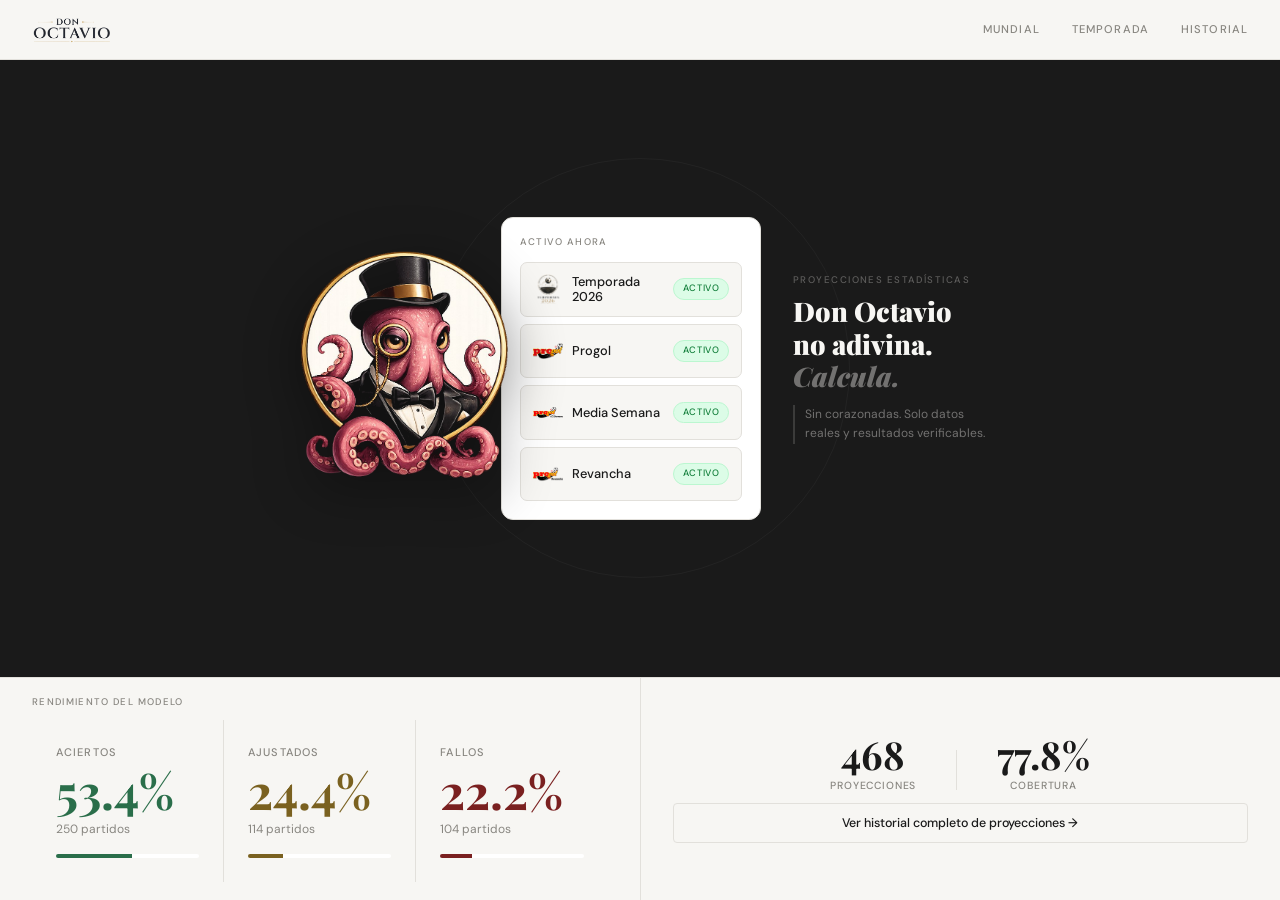
<file: index.html>
<!DOCTYPE html>
<html lang="es">
<head>
  <meta charset="UTF-8">
  <meta name="viewport" content="width=device-width, initial-scale=1.0">
  <title>Don Octavio – Proyecciones estadísticas</title>
  <link rel="preconnect" href="https://fonts.googleapis.com">
  <link href="https://fonts.googleapis.com/css2?family=Playfair+Display:ital,wght@0,700;0,900;1,700&family=DM+Sans:wght@300;400;500&display=swap" rel="stylesheet">
  <link rel="stylesheet" href="estilos.css">
  <link rel="icon" type="image/png" href="assets/favicon.png">
  <style>

    body.home-page {
      overflow: hidden;
      height: 100vh;
    }

    /* ── Header ── */
    .home-header {
      position: sticky;
      top: 0;
      z-index: 100;
      background: var(--bg);
      border-bottom: 1px solid var(--border);
      height: 60px;
      padding: 0 2rem;
      display: flex;
      align-items: center;
      justify-content: space-between;
    }
    .home-header-brand {
      font-family: 'Playfair Display', Georgia, serif;
      font-size: 1rem;
      font-weight: 700;
      color: var(--text);
      display: flex;
      align-items: center;
      gap: 9px;
      text-decoration: none;
    }
    .home-header-brand img { height: 32px; width: auto; }
    .home-header-nav { display: flex; gap: 2rem; }
    .home-header-nav a {
      font-size: 0.7rem;
      font-weight: 500;
      letter-spacing: 0.1em;
      text-transform: uppercase;
      color: var(--muted);
      text-decoration: none;
      transition: color var(--transition);
    }
    .home-header-nav a:hover { color: var(--text); }

    /* ── Layout: columna única, dos filas ── */
    .home-main {
      display: flex;
      flex-direction: column;
      height: calc(100vh - 60px);
      overflow: hidden;
    }

    /* ── Fila superior: Don Octavio + bloque torneos ── */
    .home-top {
      flex: 1;
      display: flex;
      align-items: center;
      justify-content: center;
      gap: 0;
      border-bottom: 1px solid var(--border);
      background: var(--text);
      padding: 2rem;
      overflow: hidden;
      position: relative;
    }

    /* Círculos decorativos de fondo */
    .home-top::before {
      content: '';
      position: absolute;
      width: 420px; height: 420px;
      border-radius: 50%;
      border: 1px solid rgba(255,255,255,0.04);
      top: 50%; left: 50%;
      transform: translate(-50%, -50%);
      pointer-events: none;
    }

    /* Don Octavio */
    .home-oct {
      position: relative;
      z-index: 2;
      flex-shrink: 0;
    }
    .home-oct img {
      width: clamp(160px, 26vh, 240px);
      height: clamp(160px, 26vh, 240px);
      object-fit: contain;
      filter: drop-shadow(0 12px 28px rgba(0,0,0,0.45));
      animation: fadeUp 0.55s ease both;
      /* El tentáculo derecho "abraza" el bloque — lo acercamos */
      margin-right: -20px;
    }

    /* Bloque de torneos */
    .home-bloque {
      position: relative;
      z-index: 1;
      background: var(--surface);
      border: 1px solid var(--border);
      border-radius: 12px;
      padding: 1.1rem 1.1rem;
      width: clamp(200px, 30vw, 260px);
      animation: fadeUp 0.55s 0.08s ease both;
    }

    .home-bloque-label {
      font-size: 0.6rem;
      font-weight: 500;
      letter-spacing: 0.14em;
      text-transform: uppercase;
      color: var(--muted);
      margin-bottom: 0.75rem;
    }

    .torneo-row {
      display: flex;
      align-items: center;
      justify-content: space-between;
      padding: 0.7rem 0.75rem;
      border-radius: 7px;
      margin-bottom: 0.45rem;
      text-decoration: none;
      color: var(--text);
      transition: background var(--transition), transform var(--transition);
      cursor: pointer;
    }
    .torneo-row:last-child { margin-bottom: 0; }
    .torneo-row.vivo {
      background: var(--bg);
      border: 1px solid var(--border);
    }
    .torneo-row.activo {
      background: var(--bg);
      border: 1px solid var(--border);
    }
    .torneo-row:hover {
      background: #f0efe9;
      transform: translateX(2px);
    }
    .torneo-row-left {
      display: flex;
      align-items: center;
      gap: 0.6rem;
    }
    .torneo-row-left img {
      width: 30px; height: 30px;
      object-fit: contain;
    }
    .torneo-row-info { display: flex; flex-direction: column; gap: 1px; }
    .torneo-row-nombre {
      font-size: 0.8rem;
      font-weight: 500;
      color: var(--text);
      line-height: 1.2;
    }
    .torneo-row-sub {
      font-size: 0.65rem;
      color: var(--muted);
    }
    .t-badge {
      font-size: 0.58rem;
      font-weight: 500;
      letter-spacing: 0.07em;
      text-transform: uppercase;
      padding: 0.18rem 0.55rem;
      border-radius: 99px;
      flex-shrink: 0;
    }
    .t-badge.verde { background: #dcfce7; color: #15803d; border: 1px solid #bbf7d0; }
    .t-badge.azul  { background: #dbeafe; color: #1d4ed8; border: 1px solid #bfdbfe; }

    /* Copy a la derecha del bloque (solo si hay espacio) */
    .home-copy {
      position: relative;
      z-index: 2;
      margin-left: 2rem;
      animation: fadeUp 0.55s 0.16s ease both;
    }
    .home-pretitle {
      font-size: 0.6rem;
      font-weight: 500;
      letter-spacing: 0.15em;
      text-transform: uppercase;
      color: rgba(247,246,243,0.3);
      margin-bottom: 0.5rem;
    }
    .home-title {
      font-family: 'Playfair Display', Georgia, serif;
      font-size: clamp(1.3rem, 3vh, 1.7rem);
      font-weight: 900;
      color: #f7f6f3;
      line-height: 1.2;
      margin-bottom: 0.75rem;
    }
    .home-title em {
      font-style: italic;
      color: rgba(247,246,243,0.4);
    }
    .home-tagline {
      font-size: 0.75rem;
      color: rgba(247,246,243,0.4);
      line-height: 1.65;
      max-width: 200px;
      border-left: 2px solid rgba(247,246,243,0.15);
      padding-left: 10px;
      margin-bottom: 1.2rem;
    }
    .home-cta {
      display: inline-flex;
      align-items: center;
      gap: 7px;
      background: #f7f6f3;
      color: var(--text);
      font-family: 'DM Sans', system-ui, sans-serif;
      font-size: 0.75rem;
      font-weight: 500;
      letter-spacing: 0.03em;
      padding: 9px 18px;
      border-radius: 99px;
      text-decoration: none;
      transition: opacity 0.2s ease;
    }
    .home-cta:hover { opacity: 0.85; }

    @keyframes fadeUp {
      from { opacity: 0; transform: translateY(12px); }
      to   { opacity: 1; transform: translateY(0); }
    }

    /* ── Fila inferior: métricas + historial ── */
    .home-bottom {
      flex-shrink: 0;
      background: var(--bg);
      display: grid;
      grid-template-columns: 1fr 1px 1fr;
      height: auto;
    }

    /* Métricas */
    .home-metricas {
      padding: 1.1rem 2rem;
      display: flex;
      flex-direction: column;
      gap: 0.65rem;
    }
    .home-metricas-label {
      font-size: 0.6rem;
      font-weight: 500;
      letter-spacing: 0.14em;
      text-transform: uppercase;
      color: var(--muted);
    }

    /* Grid "Rendimiento del modelo" (antes inline, ahora en clases
       para poder controlarlo con el media query de abajo) */
    .rend-grid {
      display: grid;
      grid-template-columns: 1fr 1px 1fr 1px 1fr;
      overflow: hidden;
    }
    .rend-col {
      padding: 1.5rem;
      display: flex;
      flex-direction: column;
      gap: 6px;
      min-width: 0;
    }
    .rend-sep { background: var(--border); }
    .rend-lbl {
      font-size: 11px;
      font-weight: 500;
      letter-spacing: 0.1em;
      text-transform: uppercase;
      color: var(--muted);
      white-space: nowrap;
      overflow: hidden;
      text-overflow: ellipsis;
    }
    .rend-num {
      font-family: 'Playfair Display', Georgia, serif;
      font-size: 3rem;
      font-weight: 700;
      line-height: 1;
    }
    .rend-num.ok  { color: var(--win); }
    .rend-num.med { color: var(--draw); }
    .rend-num.mal { color: var(--loss); }
    .rend-sub {
      font-size: 12px;
      color: var(--muted);
      white-space: nowrap;
      overflow: hidden;
      text-overflow: ellipsis;
    }
    .rend-bar-track {
      height: 4px;
      border-radius: 99px;
      overflow: hidden;
      background: var(--surface);
      margin-top: 10px;
    }
    .rend-bar-fill {
      height: 100%;
      width: 0%;
      transition: width 1s cubic-bezier(.4,0,.2,1);
    }

    /* Historial (números grandes, antes inline) */
    .nota-grid {
      display: flex;
      gap: 2.5rem;
      align-items: flex-end;
      justify-content: center;
    }
    .nota-item { text-align: center; }
    .nota-num {
      font-family: 'Playfair Display', Georgia, serif;
      font-size: 2.4rem;
      font-weight: 700;
      line-height: 1;
      color: var(--text);
    }
    .nota-lbl {
      font-size: 0.65rem;
      font-weight: 500;
      letter-spacing: 0.08em;
      text-transform: uppercase;
      color: var(--muted);
      margin-top: 5px;
    }
    .nota-sep {
      width: 1px;
      height: 40px;
      background: var(--border);
      margin-bottom: 4px;
    }

    /* Separador vertical */
    .home-sep { background: var(--border); }

    /* Historial */
    .home-historial {
      padding: 1.1rem 2rem;
      display: flex;
      flex-direction: column;
      justify-content: center;
      gap: 0.6rem;
    }
    .home-historial-nota {
      font-size: 0.68rem;
      color: var(--muted);
      text-align: center;
    }
    .home-btn-historial {
      display: flex;
      align-items: center;
      justify-content: center;
      gap: 0.5rem;
      background: transparent;
      border: 1px solid var(--border);
      border-radius: var(--radius);
      color: var(--text);
      font-family: 'DM Sans', system-ui, sans-serif;
      font-size: 0.78rem;
      font-weight: 500;
      padding: 0.6rem 1rem;
      text-decoration: none;
      transition: background var(--transition), border-color var(--transition), color var(--transition);
      cursor: pointer;
    }
    .home-btn-historial:hover {
      background: var(--text);
      color: var(--bg);
      border-color: var(--text);
    }

    /* ── Responsive ── */
    @media (max-width: 640px) {
      body.home-page { overflow: auto; height: auto; }
      .home-main { height: auto; }
      .home-top { flex-wrap: wrap; gap: 1.5rem; padding: 1.75rem 1.25rem; }
      .home-oct img { margin-right: 0; width: 130px; height: 130px; }
      .home-copy { margin-left: 0; }
      .home-bottom { grid-template-columns: 1fr; }
      .home-sep { display: none; }
      .home-metricas, .home-historial { padding: 1rem 1.25rem; }

      /* Encoge el grid de Aciertos/Ajustados/Fallos para que
         quepan las 3 columnas sin desbordarse */
      .rend-col { padding: .85rem .35rem; gap: 4px; }
      .rend-lbl { font-size: 9px; letter-spacing: .05em; }
      .rend-num { font-size: 1.6rem; }
      .rend-sub { font-size: 10px; }
      .rend-bar-track { margin-top: 6px; }

      /* Encoge los números del historial (Proyecciones / Cobertura) */
      .nota-grid { gap: 1.5rem; }
      .nota-num { font-size: 1.9rem; }
    }
  </style>
</head>
<body class="home-page">

<!-- ── Header ── -->
<header class="home-header">
  <a href="index.html" class="home-header-brand">
    <img src="assets/logotipo.png" alt="Don Octavio" />
  </a>
  <nav class="home-header-nav">
    <a href="mundial.html">Mundial</a>
    <a href="partidos.html">Temporada</a>
    <a href="historial.html">Historial</a>
  </nav>
</header>

<main class="home-main">

  <!-- ── Fila superior ── -->
  <div class="home-top">

    <!-- Don Octavio -->
    <div class="home-oct">
      <img src="assets/donoctavio.png" alt="Don Octavio" />
    </div>

    <!-- Bloque torneos -->
    <div class="home-bloque">
      <p class="home-bloque-label">Activo ahora</p>

      <a href="partidos.html?tipo=temporada" class="torneo-row vivo">
        <div class="torneo-row-left">
          <img src="assets/2026.png" alt="Temporada 2026" />
          <div class="torneo-row-info">
            <span class="torneo-row-nombre">Temporada 2026</span>
          </div>
        </div>
        <span class="t-badge verde">Activo</span>
      </a>
      <a href="partidos.html?tipo=progol" class="torneo-row vivo">
        <div class="torneo-row-left">
          <img src="assets/progol-logo.png" alt="Progol" />
          <div class="torneo-row-info">
            <span class="torneo-row-nombre">Progol</span>
          </div>
        </div>
        <span class="t-badge verde">Activo</span>
      </a>
      <a href="partidos.html?tipo=media" class="torneo-row vivo">
        <div class="torneo-row-left">
          <img src="assets/PROGOL-media.png" alt="Progol Media Semana" />
          <div class="torneo-row-info">
            <span class="torneo-row-nombre">Media Semana</span>
          </div>
        </div>
        <span class="t-badge verde">Activo</span>
      </a>
      <a href="partidos.html?tipo=revancha" class="torneo-row vivo">
        <div class="torneo-row-left">
          <img src="assets/PROGOL-Revancha.png" alt="Progol Revancha" />
          <div class="torneo-row-info">
            <span class="torneo-row-nombre">Revancha</span>
          </div>
        </div>
        <span class="t-badge verde">Activo</span>
      </a>
    </div>

    <!-- Copy / headline -->
    <div class="home-copy">
      <p class="home-pretitle">Proyecciones estadísticas</p>
      <h1 class="home-title">Don Octavio<br>no adivina.<br><em>Calcula.</em></h1>
      <p class="home-tagline">Sin corazonadas. Solo datos reales y resultados verificables.</p>
    </div>

  </div>

  <!-- ── Fila inferior ── -->
  <div class="home-bottom">

  <div class="home-metricas">
    <span class="home-metricas-label">Rendimiento del modelo</span>

    <div class="rend-grid">

      <div class="rend-col">
        <span class="rend-lbl">Aciertos</span>
        <span class="rend-num ok" id="m-aciertos">—</span>
        <span class="rend-sub" id="m-aciertos-n"></span>
        <div class="rend-bar-track">
          <div class="rend-bar-fill" style="background:var(--win);" id="s-ok"></div>
        </div>
      </div>

      <div class="rend-sep"></div>

      <div class="rend-col">
        <span class="rend-lbl">Ajustados</span>
        <span class="rend-num med" id="m-ajustados">—</span>
        <span class="rend-sub" id="m-ajustados-n"></span>
        <div class="rend-bar-track">
          <div class="rend-bar-fill" style="background:var(--draw);" id="s-med"></div>
        </div>
      </div>

      <div class="rend-sep"></div>

      <div class="rend-col">
        <span class="rend-lbl">Fallos</span>
        <span class="rend-num mal" id="m-fallos">—</span>
        <span class="rend-sub" id="m-fallos-n"></span>
        <div class="rend-bar-track">
          <div class="rend-bar-fill" style="background:var(--loss);" id="s-mal"></div>
        </div>
      </div>

    </div>
  </div>

    <div class="home-sep"></div>

    <div class="home-historial">
      <div class="nota-grid">
        <div class="nota-item">
          <div class="nota-num" id="nota-total-num">—</div>
          <div class="nota-lbl">Proyecciones</div>
        </div>
        <div class="nota-sep"></div>
        <div class="nota-item">
          <div class="nota-num" id="nota-efect-num">—</div>
          <div class="nota-lbl">Cobertura</div>
        </div>
      </div>
      <a href="historial.html" class="home-btn-historial">
        Ver historial completo de proyecciones →
      </a>
    </div>

  </div>

</main>

<script>
  const CARPETA = 'partidos/';

  function obtenerFavorito(p) {
    if (p.prediccion) return p.prediccion;
    const max = Math.max(p.prob_local, p.prob_empate, p.prob_visitante);
    if (max === p.prob_local)     return p.local;
    if (max === p.prob_visitante) return p.visitante;
    return 'Empate';
  }

  function esParidad(p) {
    const probs = [p.prob_local, p.prob_empate, p.prob_visitante];
    probs.sort((a, b) => b - a);
    return (probs[0] - probs[1]) < 0.15;
  }

  async function cargarJSON(ruta) {
    const r = await fetch(ruta);
    if (!r.ok) throw new Error(`No se pudo cargar ${ruta}`);
    return r.json();
  }

  async function cargarTodosLosPartidos() {
    let archivos = [];
    try { archivos = await cargarJSON(CARPETA + 'index.json'); }
    catch (e) { return []; }
    const resultados = await Promise.allSettled(
      archivos.map(n => cargarJSON(CARPETA + n))
    );
    const partidos = [];
    for (const res of resultados) {
      if (res.status === 'fulfilled') {
        const d = res.value;
        if (Array.isArray(d))              partidos.push(...d);
        else if (Array.isArray(d.partidos)) partidos.push(...d.partidos);
      }
    }
    return partidos;
  }

  async function init() {
    const partidos = await cargarTodosLosPartidos();
    const conRes   = partidos.filter(p => p.resultado);
    const total    = conRes.length;

    let aciertos = 0, ajustados = 0;
    for (const p of conRes) {
      if (obtenerFavorito(p) === p.resultado) aciertos++;
      else if (esParidad(p)) ajustados++;
    }
    const fallos = total - aciertos - ajustados;

    const pA = total ? (aciertos  / total * 100) : 0;
    const pJ = total ? (ajustados / total * 100) : 0;
    const pF = total ? (fallos    / total * 100) : 0;

    document.getElementById('m-aciertos').textContent   = total ? pA.toFixed(1)+'%' : '—';
    document.getElementById('m-ajustados').textContent  = total ? pJ.toFixed(1)+'%' : '—';
    document.getElementById('m-fallos').textContent     = total ? pF.toFixed(1)+'%' : '—';
    document.getElementById('m-aciertos-n').textContent  = total ? aciertos+' partidos'  : '';
    document.getElementById('m-ajustados-n').textContent = total ? ajustados+' partidos' : '';
    document.getElementById('m-fallos-n').textContent    = total ? fallos+' partidos'    : '';

    setTimeout(() => {
      document.getElementById('s-ok').style.width  = pA.toFixed(1)+'%';
      document.getElementById('s-med').style.width = pJ.toFixed(1)+'%';
      document.getElementById('s-mal').style.width = pF.toFixed(1)+'%';
    }, 200);

    const efC = total ? ((aciertos+ajustados)/total*100).toFixed(1) : '—';
    document.getElementById('nota-total-num').textContent = total ? partidos.length : '—';
    document.getElementById('nota-efect-num').textContent = total ? efC + '%' : '—';
  }

  init();
</script>

</body>
</html>
</file>
<file: estilos.css>
/* ── Variables ──────────────────────────────────────── */
:root {
  --bg:         #f7f6f3;
  --surface:    #ffffff;
  --border:     #e2e0db;
  --text:       #1a1a1a;
  --muted:      #888680;
  --accent:     #1a1a1a;
  --win:        #2a6e4a;
  --draw:       #7a6120;
  --loss:       #7a2020;
  --radius:     4px;
  --font-serif: 'DM Serif Display', Georgia, serif;
  --font-sans:  'DM Sans', system-ui, sans-serif;
  --transition: .25s ease;
}

/* ── Reset ──────────────────────────────────────────── */
*, *::before, *::after { box-sizing: border-box; margin: 0; padding: 0; }
html { scroll-behavior: smooth; }

body {
  background: var(--bg);
  color: var(--text);
  font-family: var(--font-sans);
  font-weight: 400;
  font-size: 15px;
  line-height: 1.5;
  min-height: 100vh;
}

/* ── Header ─────────────────────────────────────────── */
header {
  position: sticky; top: 0; z-index: 100;
  background: var(--bg);
  border-bottom: 1px solid var(--border);
  height: 77px;
  padding: 0 2rem;
  display: grid;
  grid-template-columns: 1fr auto 1fr;
  align-items: center;
}

.btn-back {
  justify-self: start;
  display: none;
  align-items: center;
  gap: .35rem;
  background: none;
  border: none;
  cursor: pointer;
  color: var(--muted);
  font-family: var(--font-sans);
  font-size: .8rem;
  font-weight: 500;
  letter-spacing: .05em;
  text-transform: uppercase;
  transition: color var(--transition);
  padding: 0;
}
.btn-back:hover { color: var(--text); }

.header-center {
  display: flex;
  flex-direction: column;
  align-items: center;
  line-height: 1.15;
}

.header-right {
  display: flex;
  align-items: center;
  justify-content: space-around;
}

.header-logo {
  height: clamp(36px, 5vw, 68px);
  width: auto;
}

.header-label {
  font-size: .7rem;
  font-weight: 500;
  letter-spacing: .12em;
  text-transform: uppercase;
  color: var(--muted);
}
header h1 {
  font-family: var(--font-serif);
  font-size: 1.1rem;
  font-weight: 400;
  color: var(--text);
}

.badge {
  font-size: .7rem;
  font-weight: 500;
  letter-spacing: .1em;
  text-transform: uppercase;
  color: var(--muted);
  border: 1px solid var(--border);
  padding: .2rem .6rem;
  border-radius: 99px;
}

/* ── Views ──────────────────────────────────────────── */
.view {
  max-width: 860px;
  margin: 0 auto;
  padding: 1.2rem 2rem;
  transition: opacity var(--transition), transform var(--transition);
}
.view.hidden { display: none; }

/* ── Loading ────────────────────────────────────────── */
.loading {
  display: flex;
  align-items: center;
  gap: .75rem;
  color: var(--muted);
  font-size: .8rem;
  letter-spacing: .08em;
  text-transform: uppercase;
  padding: 4rem 0;
}
.spinner {
  width: 18px; height: 18px;
  border: 1.5px solid var(--border);
  border-top-color: var(--muted);
  border-radius: 50%;
  animation: spin .7s linear infinite;
}
@keyframes spin { to { transform: rotate(360deg); } }

/* ── Tabla de partidos ──────────────────────────────── */
.tabla { display: flex; flex-direction: column; }

.tabla-header {
  display: grid;
  grid-template-columns: 1fr 90px 90px 90px 120px;
  gap: 1rem;
  padding: 0 1rem .6rem;
  border-bottom: 2px solid var(--text);
  margin-bottom: .25rem;
}
.tabla-header span {
  font-size: .7rem;
  font-weight: 500;
  letter-spacing: .1em;
  text-transform: uppercase;
  color: var(--muted);
  text-align: center;
}
.tabla-header span:first-child { text-align: left; }

.fila {
  display: grid;
  grid-template-columns: 1fr 90px 90px 90px 120px;
  gap: 1rem;
  align-items: center;
  padding: .78rem 1rem;
  border-bottom: 1px solid var(--border);
  cursor: pointer;
  transition: background var(--transition);
  border-radius: var(--radius);
}
.fila:hover { background: var(--surface); }

.fila-equipo {
  display: flex;
  align-items: center;
  gap: .85rem;
  min-width: 0;
}
.logos-pair { display: flex; align-items: center; }
.logos-pair img {
  width: 28px; height: 28px;
  object-fit: contain;
  border-radius: 50%;
  background: var(--bg);
  border: 1px solid var(--border);
}
.logos-pair img:last-child { margin-left: -8px; }

.fila-nombre {
  font-size: .9rem;
  font-weight: 500;
  color: var(--text);
  white-space: nowrap;
  overflow: hidden;
  text-overflow: ellipsis;
  min-width: 0;
}
.fila-nombre em {
  font-style: normal;
  color: var(--muted);
  font-weight: 300;
  margin: 0 .3rem;
}

.fila-pct {
  text-align: center;
  font-size: .85rem;
  font-weight: 400;
}
.fila-pct.win  { color: var(--win); }
.fila-pct.draw { color: var(--draw); }
.fila-pct.loss { color: var(--loss); }

.fila-pred {
  display: flex;
  align-items: center;
  justify-content: space-between;
  gap: .5rem;
  min-width: 0;
}
.fila-pred-text {
  font-size: .8rem;
  font-weight: 500;
  color: var(--text);
  white-space: nowrap;
  overflow: hidden;
  text-overflow: ellipsis;
  min-width: 0;
}
.fila-arrow {
  color: var(--border);
  flex-shrink: 0;
  transition: color var(--transition), transform var(--transition);
}
.fila:hover .fila-arrow {
  color: var(--muted);
  transform: translateX(3px);
}

/* ── Vista detalle ──────────────────────────────────── */
.detalle-wrap {
  max-width: 560px;
  margin: 0 auto;
}

/* Card base */
.det-card {
  background: var(--surface);
  border: 1px solid var(--border);
  border-radius: var(--radius);
  margin-bottom: .75rem;
  overflow: hidden;
}

/* Card predicción: tono ligeramente más claro que --bg */
.det-card-pred {
  background: #eeecea;
  border-color: #dddbd6;
}

/* Equipos */
.det-match {
  display: flex;
  align-items: center;
  justify-content: center;
  gap: 2.5rem;
  padding: 2rem 1.5rem;
}

.det-equipo {
  display: flex;
  flex-direction: column;
  align-items: center;
  gap: .6rem;
  flex: 1;
}
.det-equipo img {
  width: 65px; height: 75px;
  object-fit: contain;
}
.det-equipo-nombre {
  font-size: .8rem;
  font-weight: 500;
  letter-spacing: .04em;
  text-transform: uppercase;
  color: var(--text);
  text-align: center;
}
.det-vs {
  font-family: var(--font-serif);
  font-size: 1.2rem;
  color: var(--muted);
  flex-shrink: 0;
}

/* Divisor interno */
.det-divider {
  height: 1px;
  background: var(--border);
  margin: 10px;
}

/* Probabilidades */
.det-probs {
  padding: 1.5rem;
}

/* Título de sección */
.det-seccion-titulo {
  font-size: .68rem;
  font-weight: 500;
  letter-spacing: .14em;
  text-transform: uppercase;
  color: var(--muted);
  margin-bottom: 1rem;
}

/* Barras */
.barra-row {
  display: grid;
  grid-template-columns: 160px 1fr 48px;
  align-items: center;
  gap: 1rem;
  margin-bottom: .75rem;
}
.barra-row:last-child { margin-bottom: 0; }
.barra-label {
  font-size: .82rem;
  color: var(--text);
  white-space: nowrap;
  overflow: hidden;
  text-overflow: ellipsis;
}
.barra-track {
  height: 3px;
  background: var(--border);
  border-radius: 99px;
  overflow: hidden;
}
.barra-fill {
  height: 100%;
  border-radius: 99px;
  width: 0;
  transition: width 1s cubic-bezier(.4,0,.2,1);
}
.barra-fill.win  { background: var(--win); }
.barra-fill.draw { background: var(--draw); }
.barra-fill.loss { background: var(--loss); }
.barra-pct {
  font-size: .82rem;
  font-weight: 500;
  text-align: right;
}
.barra-pct.win  { color: var(--win); }
.barra-pct.draw { color: var(--draw); }
.barra-pct.loss { color: var(--loss); }

/* Análisis */
.det-card > .det-seccion-titulo {
  padding: 1.5rem 1.5rem 0;
}
.det-razones-list {
  display: flex;
  flex-direction: column;
  gap: .4rem;
  padding: 1rem 1.5rem 1.5rem;
}
/* Predicción */
.det-card-pred > .det-seccion-titulo {
  padding: 1.5rem 1.5rem 0;
}
.det-pred-valor {
  font-family: var(--font-serif);
  font-size: 1.8rem;
  color: var(--text);
  padding: .5rem 1.5rem 0;
}
.det-confianza {
  display: inline-block;
  font-size: .7rem;
  font-weight: 500;
  letter-spacing: .08em;
  text-transform: uppercase;
  padding: .2rem .6rem;
  border: 1px solid currentColor;
  border-radius: 99px;
  margin: .5rem 1.5rem 1.5rem;
}
.conf-alta  { color: var(--win); }
.conf-media { color: var(--draw); }
.conf-baja  { color: var(--muted); }

/* ── Responsive ─────────────────────────────────────── */
@media (max-width: 600px) {
  header {
    padding: 0 1rem;
    height: 60px;
  }
  .header-logo { height: clamp(28px, 8vw, 44px); }

  .view {
    padding: 1rem .75rem;
  }

  .tabla-header,
  .fila {
    grid-template-columns: 1fr 52px 68px;
    gap: .35rem;
    padding: .7rem .5rem;
  }
  .tabla-header span:nth-child(3),
  .tabla-header span:nth-child(4),
  .fila .fila-pct.draw,
  .fila .fila-pct.loss { display: none; }

  .fila-nombre em { display: none; }
  .fila-nombre { font-size: .82rem; }
  .fila-pct { font-size: .78rem; }

  .logos-pair img { width: 20px; height: 20px; }
  .fila-equipo { gap: .5rem; }

  .fila-pred { gap: .2rem; }
  .fila-pred-text {
    font-size: .68rem;
    text-align: right;
  }
  .fila-arrow { width: 10px; height: 10px; }

  .barra-row {
    grid-template-columns: 100px 1fr 38px;
    gap: .5rem;
  }
  .det-equipo img { width: 40px; height: 40px; }
  .det-match { gap: 1.5rem; padding: 1.5rem; }
}

/* ── Análisis por equipo ────────────────────────────── */
.det-analisis-wrap {
  display: flex;
  flex-direction: column;
  margin: 0 30px;
  gap: 0;
}

/* Fila de equipo: escudo | razones */
.det-analisis-equipo {
  display: grid;
  grid-template-columns: 100px 1fr;
  gap: 1.25rem;
  align-items: center;
  padding: 1.25rem 0;
}

/* Visitante: razones | escudo (invertido) */
.det-analisis-equipo--visit {
  grid-template-columns: 1fr 100px;
}

/* Columna del escudo */
.det-analisis-escudo {
  display: flex;
  flex-direction: column;
  align-items: center;
  gap: .5rem;
  padding-top: .25rem;
}
.det-analisis-escudo img {
  width: 65px;
  height: 70px;
  object-fit: contain;
}
.det-analisis-nombre {
  font-size: .68rem;
  font-weight: 500;
  letter-spacing: .05em;
  text-transform: uppercase;
  color: var(--muted);
  text-align: center;
  line-height: 1.3;
}

/* Columna de razones */
.det-analisis-razones {
  display: flex;
  flex-direction: column;
  gap: .35rem;
}

/* Razón individual */
.razon-item {
  padding: .45rem .7rem;
  border-left: 2px solid var(--border);
  background: var(--bg);
  border-radius: 0 var(--radius) var(--radius) 0;
  font-size: .78rem;
  color: var(--muted);
  line-height: 1.45;
}
.razon-pro    { border-left-color: var(--win);  color: var(--text); }
.razon-contra { border-left-color: var(--loss); color: var(--muted); }

/* Para visitante, la línea va a la derecha */
.det-analisis-equipo--visit .razon-item {
  border-left:  none;
  border-right: 2px solid var(--border);
  border-radius: var(--radius) 0 0 var(--radius);
  text-align: right;
}
.det-analisis-equipo--visit .razon-pro    { border-right-color: var(--win); }
.det-analisis-equipo--visit .razon-contra { border-right-color: var(--loss); }

/* Divisor entre local y visitante */
.det-analisis-divider {
  height: 1px;
  background: var(--border);
  margin: 0;
}

/* ── Responsive ─────────────────────────────────────── */
@media (max-width: 600px) {
  .det-analisis-equipo,
  .det-analisis-equipo--visit {
    grid-template-columns: 72px 1fr;
  }
  .det-analisis-equipo--visit {
    grid-template-columns: 1fr 72px;
  }
  .det-analisis-escudo img {
    width: 36px;
    height: 36px;
  }
}

/* ── Card de factor ─────────────────────────────────── */
.det-card-factor {
  padding: 1.25rem 1.5rem;
}

.factor-header {
  display: flex;
  align-items: center;
  justify-content: space-between;
  margin-bottom: 1rem;
  gap: 1rem;
}

.factor-titulo {
  font-size: .68rem;
  font-weight: 500;
  letter-spacing: .12em;
  text-transform: uppercase;
  color: var(--muted);
}

/* Badge de impacto */
.factor-badge {
  font-size: .62rem;
  font-weight: 500;
  letter-spacing: .08em;
  text-transform: uppercase;
  padding: .18rem .55rem;
  border-radius: 99px;
  border: 1px solid currentColor;
  white-space: nowrap;
}
.impacto-alto  { color: var(--win); }
.impacto-medio { color: var(--draw); }
.impacto-bajo  { color: var(--muted); }

/* Visual del factor */
.factor-visual {
  margin-bottom: .85rem;
}

/* Fila equipo + barra */
.factor-row {
  display: grid;
  grid-template-columns: 130px 1fr 40px;
  align-items: center;
  gap: .75rem;
  margin-bottom: .45rem;
}
.factor-row:last-child { margin-bottom: 0; }

.factor-equipo-label {
  font-size: .78rem;
  color: var(--text);
  white-space: nowrap;
  overflow: hidden;
  text-overflow: ellipsis;
}

.factor-barra-track {
  height: 4px;
  background: var(--border);
  border-radius: 99px;
  overflow: hidden;
}
.factor-barra-fill {
  height: 100%;
  border-radius: 99px;
  width: 0;
  transition: width 1s cubic-bezier(.4,0,.2,1);
}
.barra-win  { background: var(--win); }
.barra-loss { background: var(--loss); }
.barra-draw { background: var(--draw); }

.factor-barra-pct {
  font-size: .78rem;
  font-weight: 500;
  text-align: right;
  color: var(--text);
}

.factor-detalle {
  font-size: .72rem;
  color: var(--muted);
  padding-left: 130px;
  margin-top: -.2rem;
  margin-bottom: .4rem;
}

.factor-subgrupo-label {
  font-size: .65rem;
  font-weight: 500;
  letter-spacing: .08em;
  text-transform: uppercase;
  color: var(--muted);
  margin-bottom: .4rem;
}

.factor-valor {
  font-size: .78rem;
  font-weight: 500;
  color: var(--text);
  text-align: right;
  min-width: 32px;
}

/* Bolitas de forma */
.factor-bolitas {
  display: flex;
  align-items: center;
  gap: 4px;
}
.bolita {
  width: 22px;
  height: 22px;
  border-radius: 50%;
  font-size: .62rem;
  font-weight: 500;
  display: flex;
  align-items: center;
  justify-content: center;
  color: #fff;
  flex-shrink: 0;
}
.bolita-w { background: var(--win); }
.bolita-d { background: var(--draw); }
.bolita-l { background: var(--loss); }

/* H2H */
.h2h-conteo {
  display: flex;
  align-items: center;
  justify-content: space-between;
  margin-bottom: .75rem;
}
.h2h-bloque {
  display: flex;
  flex-direction: column;
  align-items: center;
  gap: .2rem;
  flex: 1;
}
.h2h-bloque--center { flex: 0.6; }
.h2h-num {
  font-family: var(--font-serif);
  font-size: 1.6rem;
  color: var(--text);
  line-height: 1;
}
.h2h-num--emp { color: var(--muted); font-size: 1.2rem; }
.h2h-lbl {
  font-size: .65rem;
  color: var(--muted);
  text-align: center;
  letter-spacing: .04em;
}
.h2h-barra-total {
  display: flex;
  height: 5px;
  border-radius: 99px;
  overflow: hidden;
  gap: 2px;
}
.h2h-seg { height: 100%; transition: width .8s ease; }
.h2h-seg--local { background: var(--win); border-radius: 99px 0 0 99px; }
.h2h-seg--emp   { background: var(--border); }
.h2h-seg--visit { background: var(--loss); border-radius: 0 99px 99px 0; }

/* Vuelta en casa */
.vuelta-info {
  display: flex;
  flex-direction: column;
  gap: .5rem;
}
.vuelta-equipo {
  display: flex;
  align-items: center;
  gap: .75rem;
  padding: .5rem .75rem;
  border-radius: var(--radius);
  background: var(--bg);
}
.vuelta-destacado {
  background: #eaf4ef;
  border-left: 2px solid var(--win);
}
.vuelta-pos {
  font-size: .72rem;
  color: var(--muted);
  min-width: 20px;
}
.vuelta-nombre {
  font-size: .82rem;
  font-weight: 500;
  color: var(--text);
  flex: 1;
}
.vuelta-badge {
  font-size: .62rem;
  font-weight: 500;
  letter-spacing: .06em;
  text-transform: uppercase;
  color: var(--win);
  border: 1px solid var(--win);
  padding: .15rem .5rem;
  border-radius: 99px;
}

/* Interpretación */
.factor-interpretacion {
  font-size: .8rem;
  color: var(--muted);
  line-height: 1.6;
  padding-top: .85rem;
  border-top: 1px solid var(--border);
}

/* ── Responsive ─────────────────────────────────────── */
@media (max-width: 600px) {
  .factor-row {
    grid-template-columns: 90px 1fr 36px;
    gap: .5rem;
  }
  .factor-detalle { padding-left: 90px; }
  .h2h-num { font-size: 1.3rem; }
}

.tabla-toggle-wrap {
  display: flex;
  gap: 4px;
  margin-bottom: 1rem;
  justify-content: center;
}

.toggle-tabla {
  padding: 7px 16px;
  border-radius: var(--border-radius-md);
  border: none;
  background: transparent;
  cursor: pointer;
  font-size: 13px;
  font-weight: 400;
  color: var(--color-text-secondary);
  transition: all 0.15s ease;
  white-space: nowrap;
}

.toggle-tabla:hover {
  color: var(--color-text-primary);
}

.toggle-tabla.active {
  color: var(--color-text-primary);
  font-weight: 500;
  border-bottom: 2px solid currentColor;
  border-radius: 0;
}

/* ── Carrusel de marcadores probables ────────────────── */
.marcador-carousel {
  display: flex;
  align-items: center;
  justify-content: center;
  gap: 1rem;
  padding: .5rem 0;
}

.marcador-slides {
  display: flex;
  align-items: center;
  justify-content: center;
  min-width: 90px;
}

.marcador-slide {
  display: flex;
  align-items: center;
  justify-content: center;
}

.marcador-num {
  font-family: var(--font-serif);
  font-size: 1.7rem;
  color: var(--text);
  letter-spacing: .02em;
}

.marcador-arrow {
  display: flex;
  align-items: center;
  justify-content: center;
  width: 28px;
  height: 28px;
  border-radius: 50%;
  border: 1px solid var(--border);
  background: var(--surface);
  color: var(--muted);
  cursor: pointer;
  transition: background var(--transition), color var(--transition), border-color var(--transition);
  flex-shrink: 0;
  padding: 0;
}
.marcador-arrow:hover {
  color: var(--text);
  background: var(--bg);
  border-color: var(--text);
}

.marcador-dots {
  display: flex;
  align-items: center;
  justify-content: center;
  gap: 6px;
  margin-top: .5rem;
}

.marcador-dot {
  width: 6px;
  height: 6px;
  border-radius: 50%;
  background: var(--border);
  cursor: pointer;
  transition: background var(--transition), transform var(--transition);
}
.marcador-dot.activo {
  background: var(--text);
  transform: scale(1.25);
}

@media (max-width: 600px) {
  .marcador-num { font-size: 1.4rem; }
  .marcador-arrow { width: 24px; height: 24px; }
}
</file>
